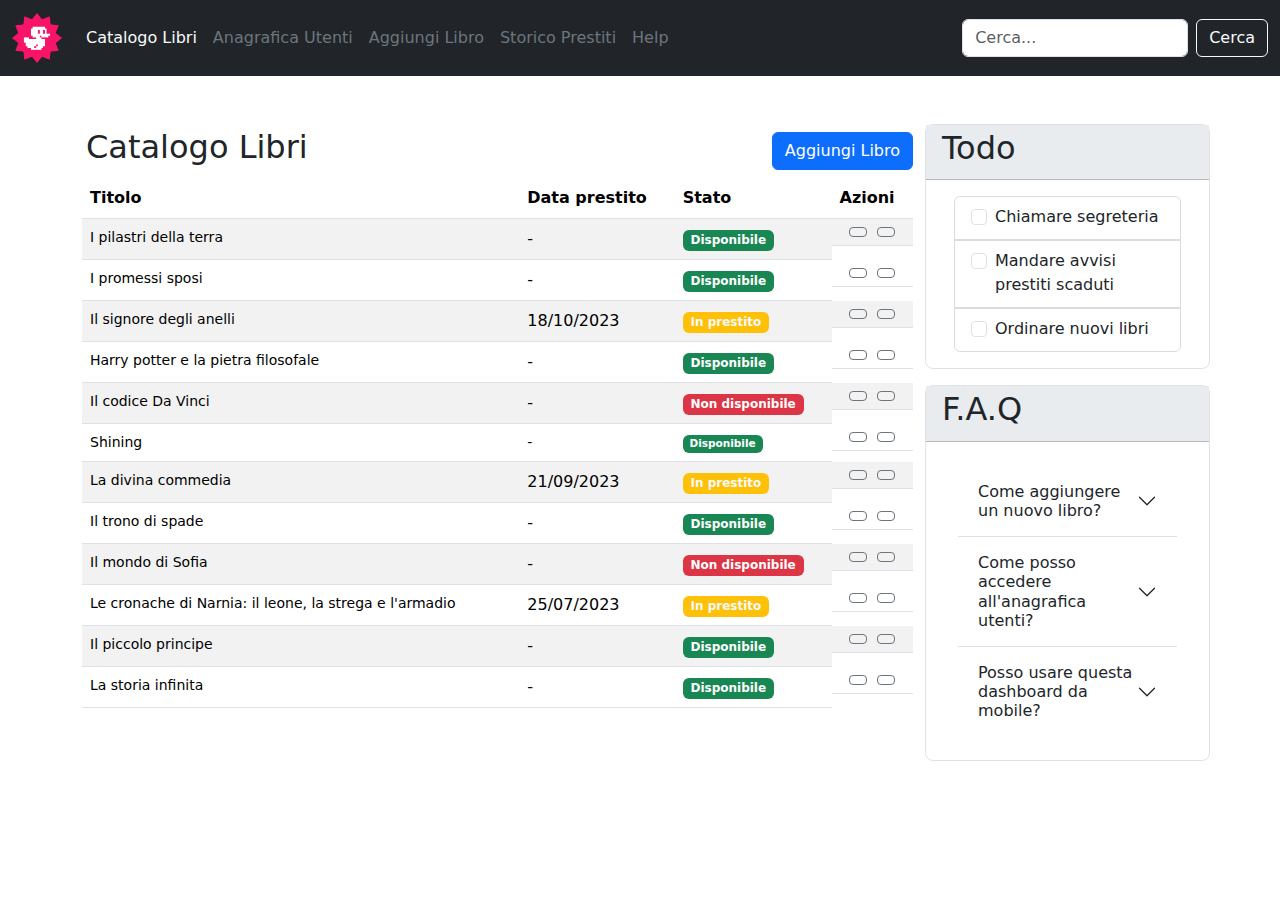
<file: index.html>
<!DOCTYPE html>
<html lang="en">
<head>
    <meta charset="UTF-8">
    <meta name="viewport" content="width=device-width, initial-scale=1.0">
    <link rel="preconnect" href="https://fonts.googleapis.com">
    <link rel="preconnect" href="https://fonts.gstatic.com" crossorigin>
    <link href="https://fonts.googleapis.com/css2?family=Montserrat:ital,wght@0,100..900;1,100..900&family=Roboto:ital,wght@0,100;0,300;0,400;0,500;0,700;0,900;1,100;1,300;1,400;1,500;1,700;1,900&display=swap" rel="stylesheet">
    <link rel="stylesheet" href="https://cdnjs.cloudflare.com/ajax/libs/font-awesome/6.7.1/css/all.min.css" integrity="sha512-5Hs3dF2AEPkpNAR7UiOHba+lRSJNeM2ECkwxUIxC1Q/FLycGTbNapWXB4tP889k5T5Ju8fs4b1P5z/iB4nMfSQ==" crossorigin="anonymous" referrerpolicy="no-referrer">
    <link href="https://cdn.jsdelivr.net/npm/bootstrap@5.3.3/dist/css/bootstrap.min.css" rel="stylesheet" integrity="sha384-QWTKZyjpPEjISv5WaRU9OFeRpok6YctnYmDr5pNlyT2bRjXh0JMhjY6hW+ALEwIH" crossorigin="anonymous">
    <script src="https://cdn.jsdelivr.net/npm/bootstrap@5.3.3/dist/js/bootstrap.bundle.min.js" integrity="sha384-YvpcrYf0tY3lHB60NNkmXc5s9fDVZLESaAA55NDzOxhy9GkcIdslK1eN7N6jIeHz" crossorigin="anonymous"></script>
    <link rel="stylesheet" href="./css/style.css">
    <title>Bootstrap Dashboard</title>
</head>
<body>
    <!-- header with navigation menù -->
    <header>
        <!-- nav menù -->
        <nav class="navbar navbar-expand-lg bg-dark">

            <!-- external container -->
            <div class="container-fluid">

                <!-- logo -->
                <a class="navbar-brand" href="#">
                    <img src="./img/duck.png" alt="...">    
                </a>

                <!-- burgher menù -->
                <button class="navbar-toggler" type="button" data-bs-toggle="collapse" data-bs-target="#navbarScroll" aria-controls="navbarScroll" aria-expanded="false" aria-label="Toggle navigation">
                    <i class="fa-solid fa-bars text-secondary "></i>
                </button>

                <!-- list with connection with burgher menu down to tablet view -->
                <div class="collapse navbar-collapse" id="navbarScroll">

                    <!-- list -->
                    <ul class="navbar-nav me-auto my-2 my-lg-0 navbar-nav-scroll" style="--bs-scroll-height: 100px;">
                    <li class="nav-item">
                        <a class="nav-link active text-light" aria-current="page" href="#">Catalogo Libri</a>
                    </li>
                    <li class="nav-item">
                        <a class="nav-link text-secondary" href="#">Anagrafica Utenti</a>
                    </li>
                    <li class="nav-item">
                        <a class="nav-link text-secondary" href="./pages/add-book.html">Aggiungi Libro</a>
                    </li>
                    <li class="nav-item">
                        <a class="nav-link text-secondary" href="#">Storico Prestiti</a>
                    </li>
                    <li class="nav-item">
                        <a class="nav-link text-secondary" href="#">Help</a>
                    </li>
                    </ul>

                    <!-- search form with button -->
                    <form class="d-flex" role="search">
                    <input class="form-control me-2" type="search" placeholder="Cerca..." aria-label="Search">
                    <button class="btn btn-outline-light" type="submit">Cerca</button>
                    </form>
                </div>
            </div>
        </nav>
    </header>

     <!-- main with add button, list of book, checklist and f.a.q -->
     <main>
        <!-- container esterno -->
        <div class="container my-5">
            <div class="row row-cols-1">
                <!-- 1 colonna -->
                <div class="col col-lg-9">

                    <!-- libreria -->
                    <div class="row">

                        <!-- colonna superiore per aggiunge libri -->
                        <div class="col-12">

                            <!-- row flex -->
                            <div class="row justify-content-between align-items-center">
                                
                                <!-- col left -->
                                <div class="col-auto">
                                    <h2 class="fw-light p-1">Catalogo Libri</h2>
                                </div>

                                <!-- col right -->
                                <div class="col-auto">
                                    <a class="btn btn-primary" href="./pages/add-book.html" role="button">Aggiungi Libro</a>  
                                </div>
                            </div>
                        </div>

                        <!-- colonna inferiore con tabella lista  -->
                        <div class="col-12">

                            <!-- book list -->
                            <table class="table table-striped">

                                <!-- table header -->
                                <thead>
                                    <tr>
                                    <!-- title -->
                                    <th scope="col">Titolo</th>

                                    <!-- lending date -->
                                    <th scope="col" class="d-none d-md-table-cell">Data prestito</th>

                                    <!-- status -->
                                    <th scope="col">Stato</th>

                                    <!-- actions -->
                                    <th scope="col">Azioni</th>
                                    </tr>
                                </thead>

                                <!-- table body -->
                                <tbody>

                                        <!-- book -->
                                    <tr>
                                        <!-- title -->
                                        <td class="book">I pilastri della terra</td>

                                        <!-- lending date -->
                                        <td class="d-none d-md-table-cell">
                                            -
                                        </td>

                                        <!-- Status -->
                                        <td> 
                                            <span class="badge text-bg-success">
                                                Disponibile
                                            </span>
                                        </td>

                                        <!-- actions -->
                                        <td class="d-flex justify-content-evenly">
                                            <a class="btn btn-outline-secondary btn-sm" href="#" role="button">
                                                <i class="fa-solid fa-pencil"></i>
                                            </a>
                                            <a class="btn btn-outline-secondary btn-sm" href="#" role="button">
                                                <i class="fa-solid fa-trash"></i>
                                            </a>
                                        </td>
                                    </tr>
                                        <!-- book -->
                                    <tr>
                                        <!-- title -->
                                        <td class="book">I promessi sposi</td>

                                        <!-- lending date -->
                                        <td class="d-none d-md-table-cell">
                                            -
                                        </td>

                                        <!-- Status -->
                                        <td> 
                                            <span class="badge text-bg-success">
                                                Disponibile
                                            </span>
                                        </td>

                                        <!-- actions -->
                                        <td class="d-flex justify-content-evenly">
                                            <a class="btn btn-outline-secondary btn-sm" href="#" role="button">
                                                <i class="fa-solid fa-pencil"></i>
                                            </a>
                                            <a class="btn btn-outline-secondary btn-sm" href="#" role="button">
                                                <i class="fa-solid fa-trash"></i>
                                            </a>
                                        </td>
                                    </tr>

                                    <!-- book -->
                                    <tr>
                                        <!-- title -->
                                        <td class="book">Il signore degli anelli</td>

                                        <!-- lending date -->
                                        <td class="d-none d-md-table-cell">
                                            18/10/2023
                                        </td>

                                        <!-- Status -->
                                        <td> 
                                            <span class="badge text-bg-warning text-light">
                                                In prestito
                                            </span>
                                        </td>

                                        <!-- actions -->
                                        <td class="d-flex justify-content-evenly">
                                            <a class="btn btn-outline-secondary btn-sm" href="#" role="button">
                                                <i class="fa-solid fa-pencil"></i>
                                            </a>
                                            <a class="btn btn-outline-secondary btn-sm" href="#" role="button">
                                                <i class="fa-solid fa-trash"></i>
                                            </a>
                                        </td>
                                    </tr>

                                    <!-- book -->
                                    <tr>
                                        <!-- title -->
                                        <td class="book">Harry potter e la pietra filosofale</td>

                                        <!-- lending date -->
                                        <td class="d-none d-md-table-cell">
                                            -
                                        </td>

                                        <!-- Status -->
                                        <td> 
                                            <span class="badge text-bg-success">
                                                Disponibile
                                            </span>
                                        </td>

                                        <!-- actions -->
                                        <td class="d-flex justify-content-evenly">
                                            <a class="btn btn-outline-secondary btn-sm" href="#" role="button">
                                                <i class="fa-solid fa-pencil"></i>
                                            </a>
                                            <a class="btn btn-outline-secondary btn-sm" href="#" role="button">
                                                <i class="fa-solid fa-trash"></i>
                                            </a>
                                        </td>
                                    </tr>

                                    <!-- book -->
                                    <tr>
                                        <!-- title -->
                                        <td class="book">Il codice Da Vinci</td>

                                        <!-- lending date -->
                                        <td class="d-none d-md-table-cell">
                                            -
                                        </td>

                                        <!-- Status -->
                                        <td> 
                                            <span class="badge text-bg-danger">
                                                Non disponibile
                                            </span>
                                        </td>

                                        <!-- actions -->
                                        <td class="d-flex justify-content-evenly">
                                            <a class="btn btn-outline-secondary btn-sm" href="#" role="button">
                                                <i class="fa-solid fa-pencil"></i>
                                            </a>
                                            <a class="btn btn-outline-secondary btn-sm" href="#" role="button">
                                                <i class="fa-solid fa-trash"></i>
                                            </a>
                                        </td>
                                    </tr>

                                    <!-- book -->
                                    <tr class="book">
                                        <!-- title -->
                                        <td>Shining</td>

                                        <!-- lending date -->
                                        <td class="d-none d-md-table-cell">
                                            -
                                        </td>

                                        <!-- Status -->
                                        <td> 
                                            <span class="badge text-bg-success">
                                                Disponibile
                                            </span>
                                        </td>

                                        <!-- actions -->
                                        <td class="d-flex justify-content-evenly">
                                            <a class="btn btn-outline-secondary btn-sm" href="#" role="button">
                                                <i class="fa-solid fa-pencil"></i>
                                            </a>
                                            <a class="btn btn-outline-secondary btn-sm" href="#" role="button">
                                                <i class="fa-solid fa-trash"></i>
                                            </a>
                                        </td>
                                    </tr>

                                    <!-- book -->
                                    <tr>
                                        <!-- title -->
                                        <td class="book">La divina commedia</td>

                                        <!-- lending date -->
                                        <td class="d-none d-md-table-cell">
                                            21/09/2023
                                        </td>

                                        <!-- Status -->
                                        <td> 
                                            <span class="badge text-bg-warning text-light">
                                                In prestito
                                            </span>
                                        </td>

                                        <!-- actions -->
                                        <td class="d-flex justify-content-evenly">
                                            <a class="btn btn-outline-secondary btn-sm" href="#" role="button">
                                                <i class="fa-solid fa-pencil"></i>
                                            </a>
                                            <a class="btn btn-outline-secondary btn-sm" href="#" role="button">
                                                <i class="fa-solid fa-trash"></i>
                                            </a>
                                        </td>
                                    </tr>

                                    <!-- book -->
                                    <tr>
                                        <!-- title -->
                                        <td class="book">Il trono di spade</td>

                                        <!-- lending date -->
                                        <td class="d-none d-md-table-cell">
                                            -
                                        </td>

                                        <!-- Status -->
                                        <td> 
                                            <span class="badge text-bg-success">
                                                Disponibile
                                            </span>
                                        </td>

                                        <!-- actions -->
                                        <td class="d-flex justify-content-evenly">
                                            <a class="btn btn-outline-secondary btn-sm" href="#" role="button">
                                                <i class="fa-solid fa-pencil"></i>
                                            </a>
                                            <a class="btn btn-outline-secondary btn-sm" href="#" role="button">
                                                <i class="fa-solid fa-trash"></i>
                                            </a>
                                        </td>
                                    </tr>

                                    <!-- book -->
                                    <tr>
                                        <!-- title -->
                                        <td class="book">Il mondo di Sofia</td>

                                        <!-- lending date -->
                                        <td class="d-none d-md-table-cell">
                                            -
                                        </td>

                                        <!-- Status -->
                                        <td> 
                                            <span class="badge text-bg-danger">
                                                Non disponibile
                                            </span>
                                        </td>

                                        <!-- actions -->
                                        <td class="d-flex justify-content-evenly">
                                            <a class="btn btn-outline-secondary btn-sm" href="#" role="button">
                                                <i class="fa-solid fa-pencil"></i>
                                            </a>
                                            <a class="btn btn-outline-secondary btn-sm" href="#" role="button">
                                                <i class="fa-solid fa-trash"></i>
                                            </a>
                                        </td>
                                    </tr>

                                    <!-- book -->
                                    <tr>
                                        <!-- title -->
                                        <td class="book">Le cronache di Narnia: il leone, la strega e l'armadio</td>

                                        <!-- lending date -->
                                        <td class="d-none d-md-table-cell">
                                            25/07/2023
                                        </td>

                                        <!-- Status -->
                                        <td> 
                                            <span class="badge text-bg-warning text-light">
                                                In prestito
                                            </span>
                                        </td>

                                        <!-- actions -->
                                        <td class="d-flex justify-content-evenly">
                                            <a class="btn btn-outline-secondary btn-sm" href="#" role="button">
                                                <i class="fa-solid fa-pencil"></i>
                                            </a>
                                            <a class="btn btn-outline-secondary btn-sm" href="#" role="button">
                                                <i class="fa-solid fa-trash"></i>
                                            </a>
                                        </td>
                                    </tr>
                                    <!-- book -->
                                    <tr>
                                        <!-- title -->
                                        <td class="book">Il piccolo principe</td>

                                        <!-- lending date -->
                                        <td class="d-none d-md-table-cell">
                                            -
                                        </td>

                                        <!-- Status -->
                                        <td> 
                                            <span class="badge text-bg-success">
                                                Disponibile
                                            </span>
                                        </td>

                                        <!-- actions -->
                                        <td class="d-flex justify-content-evenly">
                                            <a class="btn btn-outline-secondary btn-sm" href="#" role="button">
                                                <i class="fa-solid fa-pencil"></i>
                                            </a>
                                            <a class="btn btn-outline-secondary btn-sm" href="#" role="button">
                                                <i class="fa-solid fa-trash"></i>
                                            </a>
                                        </td>
                                    </tr>

                                    <!-- book -->
                                    <tr>
                                        <!-- title -->
                                        <td class="book">La storia infinita</td>

                                        <!-- lending date -->
                                        <td class="d-none d-md-table-cell">
                                            -
                                        </td>

                                        <!-- Status -->
                                        <td> 
                                            <span class="badge text-bg-success">
                                                Disponibile
                                            </span>
                                        </td>

                                        <!-- actions -->
                                        <td class="d-flex justify-content-evenly">
                                            <a class="btn btn-outline-secondary btn-sm" href="#" role="button">
                                                <i class="fa-solid fa-pencil"></i>
                                            </a>
                                            <a class="btn btn-outline-secondary btn-sm" href="#" role="button">
                                                <i class="fa-solid fa-trash"></i>
                                            </a>
                                        </td>
                                    </tr>                                
                                </tbody>

                            </table>
                        
                        </div>
                    </div>
                </div>

                <!-- 2 colonna -->
                <div class="col col-lg-3">

                    <!-- utility -->
                    <div class="row">

                        <!-- TODOLIST-->
                        <div class="col-12 border rounded-3 mb-3 ">

                            <!-- row della todolist -->
                            <div class="row">

                                <!-- col title -->
                                <div class="col-12 bg-body-secondary  border-bottom border-dark border-opacity-25">
                                    <h2 class="fw-light p-1">Todo</h2>
                                </div>

                                <!-- col checklist -->
                                <div class="col-12">

                                    <!-- row all item -->
                                    <div class="row m-3">

                                        <!-- 1st item -->
                                        <div class="col-12 border border-secondary border-opacity-25 rounded-top px-3 py-2">
                                            <div class="form-check">
                                                <input class="form-check-input" type="checkbox" value="" id="flexCheckDefault">
                                                <label class="form-check-label" for="flexCheckDefault">
                                                    Chiamare segreteria
                                                </label>
                                            </div>
                                        </div>

                                        <!-- 2nd item -->
                                        <div class="col-12 border border-secondary border-opacity-25 px-3 py-2">
                                            <div class="form-check">
                                                <input class="form-check-input" type="checkbox" value="" id="flexCheckDefault">
                                                <label class="form-check-label" for="flexCheckDefault">
                                                Mandare avvisi prestiti scaduti
                                                </label>
                                            </div>
                                        </div>

                                        <!-- 3rd item -->
                                        <div class="col-12 border border-secondary border-opacity-25 rounded-bottom px-3 py-2">
                                            <div class="form-check">
                                                <input class="form-check-input" type="checkbox" value="" id="flexCheckDefault">
                                                <label class="form-check-label" for="flexCheckDefault">
                                                    Ordinare nuovi libri
                                                </label>
                                            </div>
                                        </div>
                                    </div>  
                                </div>
                            </div>     
                        </div>

                        <!-- F.A.Q -->
                        <div class="col-12 border rounded-3 mb-3 ">

                            <!-- row della F.A.Q -->
                            <div class="row">

                                <!-- col title -->
                                <div class="col-12 bg-body-secondary  border-bottom border-dark border-opacity-25">
                                    <h2 class="fw-light p-1">F.A.Q</h2>
                                </div>

                                <!-- col checklist -->
                                <div class="col-12">

                                    <!-- row all item -->
                                    <div class="row m-3">

                                        <!-- 1st item -->
                                        <div class="col-12 px-1 py-2">
                                            <div class="accordion accordion-flush" id="accordionFlushExample">
                                                <div class="accordion-item">
                                                <h2 class="accordion-header">
                                                    <button class="accordion-button collapsed" type="button" data-bs-toggle="collapse" data-bs-target="#flush-collapseOne" aria-expanded="false" aria-controls="flush-collapseOne">
                                                    Come aggiungere un nuovo libro?
                                                    </button>
                                                </h2>
                                                <div id="flush-collapseOne" class="accordion-collapse collapse" data-bs-parent="#accordionFlushExample">
                                                    <div class="accordion-body">Placeholder content for this accordion, which is intended to demonstrate the <code>.accordion-flush</code> class. This is the first item's accordion body.</div>
                                                </div>
                                                </div>
                                                <div class="accordion-item">
                                                <h2 class="accordion-header">
                                                    <button class="accordion-button collapsed" type="button" data-bs-toggle="collapse" data-bs-target="#flush-collapseTwo" aria-expanded="false" aria-controls="flush-collapseTwo">
                                                    Come posso accedere all'anagrafica utenti?
                                                    </button>
                                                </h2>
                                                <div id="flush-collapseTwo" class="accordion-collapse collapse" data-bs-parent="#accordionFlushExample">
                                                    <div class="accordion-body">Placeholder content for this accordion, which is intended to demonstrate the <code>.accordion-flush</code> class. This is the second item's accordion body. Let's imagine this being filled with some actual content.</div>
                                                </div>
                                                </div>
                                                <div class="accordion-item">
                                                <h2 class="accordion-header">
                                                    <button class="accordion-button collapsed" type="button" data-bs-toggle="collapse" data-bs-target="#flush-collapseThree" aria-expanded="false" aria-controls="flush-collapseThree">
                                                    Posso usare questa dashboard da mobile?
                                                    </button>
                                                </h2>
                                                <div id="flush-collapseThree" class="accordion-collapse collapse" data-bs-parent="#accordionFlushExample">
                                                    <div class="accordion-body">Placeholder content for this accordion, which is intended to demonstrate the <code>.accordion-flush</code> class. This is the third item's accordion body. Nothing more exciting happening here in terms of content, but just filling up the space to make it look, at least at first glance, a bit more representative of how this would look in a real-world application.</div>
                                                </div>
                                                </div>
                                            </div>
                                        </div>
                                    </div>  
                                </div>
                            </div>     
                        </div>
                    </div>
                </div>
            </div>
        </div>
     </main>

     <!-- footer empty with bg-black -->
     <footer>

     </footer>
</body>
</html>
</file>
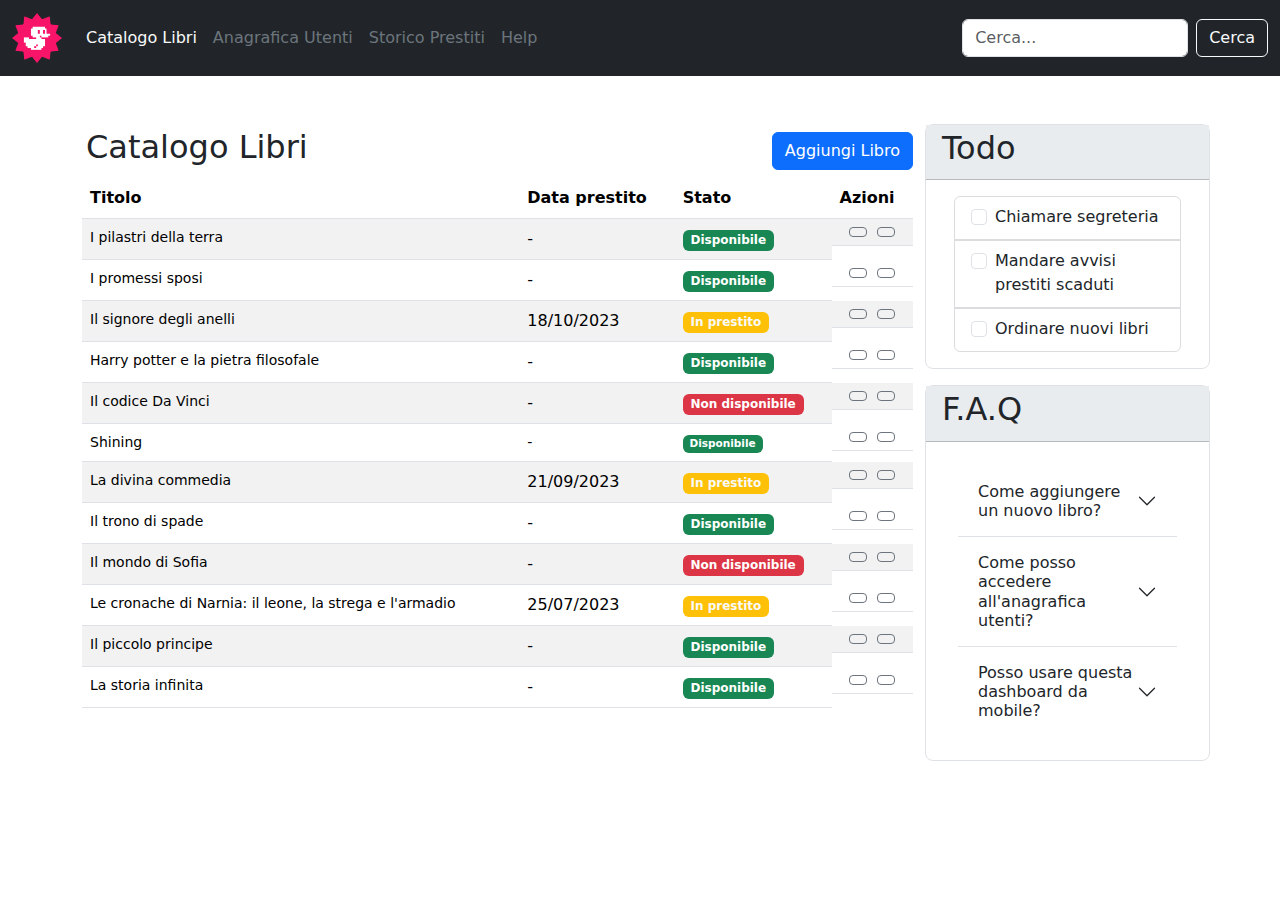
<file: pages/index.html>
<!DOCTYPE html>
<html lang="en">
<head>
    <meta charset="UTF-8">
    <meta name="viewport" content="width=device-width, initial-scale=1.0">
    <link rel="preconnect" href="https://fonts.googleapis.com">
    <link rel="preconnect" href="https://fonts.gstatic.com" crossorigin>
    <link href="https://fonts.googleapis.com/css2?family=Montserrat:ital,wght@0,100..900;1,100..900&family=Roboto:ital,wght@0,100;0,300;0,400;0,500;0,700;0,900;1,100;1,300;1,400;1,500;1,700;1,900&display=swap" rel="stylesheet">
    <link rel="stylesheet" href="https://cdnjs.cloudflare.com/ajax/libs/font-awesome/6.7.1/css/all.min.css" integrity="sha512-5Hs3dF2AEPkpNAR7UiOHba+lRSJNeM2ECkwxUIxC1Q/FLycGTbNapWXB4tP889k5T5Ju8fs4b1P5z/iB4nMfSQ==" crossorigin="anonymous" referrerpolicy="no-referrer">
    <link href="https://cdn.jsdelivr.net/npm/bootstrap@5.3.3/dist/css/bootstrap.min.css" rel="stylesheet" integrity="sha384-QWTKZyjpPEjISv5WaRU9OFeRpok6YctnYmDr5pNlyT2bRjXh0JMhjY6hW+ALEwIH" crossorigin="anonymous">
    <script src="https://cdn.jsdelivr.net/npm/bootstrap@5.3.3/dist/js/bootstrap.bundle.min.js" integrity="sha384-YvpcrYf0tY3lHB60NNkmXc5s9fDVZLESaAA55NDzOxhy9GkcIdslK1eN7N6jIeHz" crossorigin="anonymous"></script>
    <link rel="stylesheet" href="../css/style.css">
    <title>Bootstrap Dashboard</title>
</head>
<body>
    <!-- header with navigation menù -->
    <header>
        <!-- nav menù -->
        <nav class="navbar navbar-expand-lg bg-dark">

            <!-- external container -->
            <div class="container-fluid">

                <!-- logo -->
                <a class="navbar-brand" href="#">
                    <img src="../img/duck.png" alt="...">    
                </a>

                <!-- burgher menù -->
                <button class="navbar-toggler" type="button" data-bs-toggle="collapse" data-bs-target="#navbarScroll" aria-controls="navbarScroll" aria-expanded="false" aria-label="Toggle navigation">
                    <i class="fa-solid fa-bars text-secondary "></i>
                </button>

                <!-- list with connection with burgher menu down to tablet view -->
                <div class="collapse navbar-collapse" id="navbarScroll">

                    <!-- list -->
                    <ul class="navbar-nav me-auto my-2 my-lg-0 navbar-nav-scroll" style="--bs-scroll-height: 100px;">
                    <li class="nav-item">
                        <a class="nav-link active text-light" aria-current="page" href="#">Catalogo Libri</a>
                    </li>
                    <li class="nav-item">
                        <a class="nav-link text-secondary" href="#">Anagrafica Utenti</a>
                    </li>
                    <li class="nav-item">
                        <a class="nav-link text-secondary" href="#">Storico Prestiti</a>
                    </li>
                    <li class="nav-item">
                        <a class="nav-link text-secondary" href="#">Help</a>
                    </li>
                    </ul>

                    <!-- search form with button -->
                    <form class="d-flex" role="search">
                    <input class="form-control me-2" type="search" placeholder="Cerca..." aria-label="Search">
                    <button class="btn btn-outline-light" type="submit">Cerca</button>
                    </form>
                </div>
            </div>
        </nav>
    </header>

     <!-- main with add button, list of book, checklist and f.a.q -->
     <main>
        <!-- container esterno -->
        <div class="container my-5">
            <div class="row row-cols-1">
                <!-- 1 colonna -->
                <div class="col col-lg-9">

                    <!-- libreria -->
                    <div class="row">

                        <!-- colonna superiore per aggiunge libri -->
                        <div class="col-12">

                            <!-- row flex -->
                            <div class="row justify-content-between align-items-center">
                                
                                <!-- col left -->
                                <div class="col-auto">
                                    <h2 class="fw-light p-1">Catalogo Libri</h2>
                                </div>

                                <!-- col right -->
                                <div class="col-auto">
                                    <a class="btn btn-primary" href="./add-book.html" role="button">Aggiungi Libro</a>  
                                </div>
                            </div>
                        </div>

                        <!-- colonna inferiore con tabella lista  -->
                        <div class="col-12">

                            <!-- book list -->
                            <table class="table table-striped">

                                <!-- table header -->
                                <thead>
                                    <tr>
                                    <!-- title -->
                                    <th scope="col">Titolo</th>

                                    <!-- lending date -->
                                    <th scope="col" class="d-none d-md-table-cell">Data prestito</th>

                                    <!-- status -->
                                    <th scope="col">Stato</th>

                                    <!-- actions -->
                                    <th scope="col">Azioni</th>
                                    </tr>
                                </thead>

                                <!-- table body -->
                                <tbody>

                                        <!-- book -->
                                    <tr>
                                        <!-- title -->
                                        <td class="book">I pilastri della terra</td>

                                        <!-- lending date -->
                                        <td class="d-none d-md-table-cell">
                                            -
                                        </td>

                                        <!-- Status -->
                                        <td> 
                                            <span class="badge text-bg-success">
                                                Disponibile
                                            </span>
                                        </td>

                                        <!-- actions -->
                                        <td class="d-flex justify-content-evenly">
                                            <a class="btn btn-outline-secondary btn-sm" href="#" role="button">
                                                <i class="fa-solid fa-pencil"></i>
                                            </a>
                                            <a class="btn btn-outline-secondary btn-sm" href="#" role="button">
                                                <i class="fa-solid fa-trash"></i>
                                            </a>
                                        </td>
                                    </tr>
                                        <!-- book -->
                                    <tr>
                                        <!-- title -->
                                        <td class="book">I promessi sposi</td>

                                        <!-- lending date -->
                                        <td class="d-none d-md-table-cell">
                                            -
                                        </td>

                                        <!-- Status -->
                                        <td> 
                                            <span class="badge text-bg-success">
                                                Disponibile
                                            </span>
                                        </td>

                                        <!-- actions -->
                                        <td class="d-flex justify-content-evenly">
                                            <a class="btn btn-outline-secondary btn-sm" href="#" role="button">
                                                <i class="fa-solid fa-pencil"></i>
                                            </a>
                                            <a class="btn btn-outline-secondary btn-sm" href="#" role="button">
                                                <i class="fa-solid fa-trash"></i>
                                            </a>
                                        </td>
                                    </tr>

                                    <!-- book -->
                                    <tr>
                                        <!-- title -->
                                        <td class="book">Il signore degli anelli</td>

                                        <!-- lending date -->
                                        <td class="d-none d-md-table-cell">
                                            18/10/2023
                                        </td>

                                        <!-- Status -->
                                        <td> 
                                            <span class="badge text-bg-warning text-light">
                                                In prestito
                                            </span>
                                        </td>

                                        <!-- actions -->
                                        <td class="d-flex justify-content-evenly">
                                            <a class="btn btn-outline-secondary btn-sm" href="#" role="button">
                                                <i class="fa-solid fa-pencil"></i>
                                            </a>
                                            <a class="btn btn-outline-secondary btn-sm" href="#" role="button">
                                                <i class="fa-solid fa-trash"></i>
                                            </a>
                                        </td>
                                    </tr>

                                    <!-- book -->
                                    <tr>
                                        <!-- title -->
                                        <td class="book">Harry potter e la pietra filosofale</td>

                                        <!-- lending date -->
                                        <td class="d-none d-md-table-cell">
                                            -
                                        </td>

                                        <!-- Status -->
                                        <td> 
                                            <span class="badge text-bg-success">
                                                Disponibile
                                            </span>
                                        </td>

                                        <!-- actions -->
                                        <td class="d-flex justify-content-evenly">
                                            <a class="btn btn-outline-secondary btn-sm" href="#" role="button">
                                                <i class="fa-solid fa-pencil"></i>
                                            </a>
                                            <a class="btn btn-outline-secondary btn-sm" href="#" role="button">
                                                <i class="fa-solid fa-trash"></i>
                                            </a>
                                        </td>
                                    </tr>

                                    <!-- book -->
                                    <tr>
                                        <!-- title -->
                                        <td class="book">Il codice Da Vinci</td>

                                        <!-- lending date -->
                                        <td class="d-none d-md-table-cell">
                                            -
                                        </td>

                                        <!-- Status -->
                                        <td> 
                                            <span class="badge text-bg-danger">
                                                Non disponibile
                                            </span>
                                        </td>

                                        <!-- actions -->
                                        <td class="d-flex justify-content-evenly">
                                            <a class="btn btn-outline-secondary btn-sm" href="#" role="button">
                                                <i class="fa-solid fa-pencil"></i>
                                            </a>
                                            <a class="btn btn-outline-secondary btn-sm" href="#" role="button">
                                                <i class="fa-solid fa-trash"></i>
                                            </a>
                                        </td>
                                    </tr>

                                    <!-- book -->
                                    <tr class="book">
                                        <!-- title -->
                                        <td>Shining</td>

                                        <!-- lending date -->
                                        <td class="d-none d-md-table-cell">
                                            -
                                        </td>

                                        <!-- Status -->
                                        <td> 
                                            <span class="badge text-bg-success">
                                                Disponibile
                                            </span>
                                        </td>

                                        <!-- actions -->
                                        <td class="d-flex justify-content-evenly">
                                            <a class="btn btn-outline-secondary btn-sm" href="#" role="button">
                                                <i class="fa-solid fa-pencil"></i>
                                            </a>
                                            <a class="btn btn-outline-secondary btn-sm" href="#" role="button">
                                                <i class="fa-solid fa-trash"></i>
                                            </a>
                                        </td>
                                    </tr>

                                    <!-- book -->
                                    <tr>
                                        <!-- title -->
                                        <td class="book">La divina commedia</td>

                                        <!-- lending date -->
                                        <td class="d-none d-md-table-cell">
                                            21/09/2023
                                        </td>

                                        <!-- Status -->
                                        <td> 
                                            <span class="badge text-bg-warning text-light">
                                                In prestito
                                            </span>
                                        </td>

                                        <!-- actions -->
                                        <td class="d-flex justify-content-evenly">
                                            <a class="btn btn-outline-secondary btn-sm" href="#" role="button">
                                                <i class="fa-solid fa-pencil"></i>
                                            </a>
                                            <a class="btn btn-outline-secondary btn-sm" href="#" role="button">
                                                <i class="fa-solid fa-trash"></i>
                                            </a>
                                        </td>
                                    </tr>

                                    <!-- book -->
                                    <tr>
                                        <!-- title -->
                                        <td class="book">Il trono di spade</td>

                                        <!-- lending date -->
                                        <td class="d-none d-md-table-cell">
                                            -
                                        </td>

                                        <!-- Status -->
                                        <td> 
                                            <span class="badge text-bg-success">
                                                Disponibile
                                            </span>
                                        </td>

                                        <!-- actions -->
                                        <td class="d-flex justify-content-evenly">
                                            <a class="btn btn-outline-secondary btn-sm" href="#" role="button">
                                                <i class="fa-solid fa-pencil"></i>
                                            </a>
                                            <a class="btn btn-outline-secondary btn-sm" href="#" role="button">
                                                <i class="fa-solid fa-trash"></i>
                                            </a>
                                        </td>
                                    </tr>

                                    <!-- book -->
                                    <tr>
                                        <!-- title -->
                                        <td class="book">Il mondo di Sofia</td>

                                        <!-- lending date -->
                                        <td class="d-none d-md-table-cell">
                                            -
                                        </td>

                                        <!-- Status -->
                                        <td> 
                                            <span class="badge text-bg-danger">
                                                Non disponibile
                                            </span>
                                        </td>

                                        <!-- actions -->
                                        <td class="d-flex justify-content-evenly">
                                            <a class="btn btn-outline-secondary btn-sm" href="#" role="button">
                                                <i class="fa-solid fa-pencil"></i>
                                            </a>
                                            <a class="btn btn-outline-secondary btn-sm" href="#" role="button">
                                                <i class="fa-solid fa-trash"></i>
                                            </a>
                                        </td>
                                    </tr>

                                    <!-- book -->
                                    <tr>
                                        <!-- title -->
                                        <td class="book">Le cronache di Narnia: il leone, la strega e l'armadio</td>

                                        <!-- lending date -->
                                        <td class="d-none d-md-table-cell">
                                            25/07/2023
                                        </td>

                                        <!-- Status -->
                                        <td> 
                                            <span class="badge text-bg-warning text-light">
                                                In prestito
                                            </span>
                                        </td>

                                        <!-- actions -->
                                        <td class="d-flex justify-content-evenly">
                                            <a class="btn btn-outline-secondary btn-sm" href="#" role="button">
                                                <i class="fa-solid fa-pencil"></i>
                                            </a>
                                            <a class="btn btn-outline-secondary btn-sm" href="#" role="button">
                                                <i class="fa-solid fa-trash"></i>
                                            </a>
                                        </td>
                                    </tr>
                                    <!-- book -->
                                    <tr>
                                        <!-- title -->
                                        <td class="book">Il piccolo principe</td>

                                        <!-- lending date -->
                                        <td class="d-none d-md-table-cell">
                                            -
                                        </td>

                                        <!-- Status -->
                                        <td> 
                                            <span class="badge text-bg-success">
                                                Disponibile
                                            </span>
                                        </td>

                                        <!-- actions -->
                                        <td class="d-flex justify-content-evenly">
                                            <a class="btn btn-outline-secondary btn-sm" href="#" role="button">
                                                <i class="fa-solid fa-pencil"></i>
                                            </a>
                                            <a class="btn btn-outline-secondary btn-sm" href="#" role="button">
                                                <i class="fa-solid fa-trash"></i>
                                            </a>
                                        </td>
                                    </tr>

                                    <!-- book -->
                                    <tr>
                                        <!-- title -->
                                        <td class="book">La storia infinita</td>

                                        <!-- lending date -->
                                        <td class="d-none d-md-table-cell">
                                            -
                                        </td>

                                        <!-- Status -->
                                        <td> 
                                            <span class="badge text-bg-success">
                                                Disponibile
                                            </span>
                                        </td>

                                        <!-- actions -->
                                        <td class="d-flex justify-content-evenly">
                                            <a class="btn btn-outline-secondary btn-sm" href="#" role="button">
                                                <i class="fa-solid fa-pencil"></i>
                                            </a>
                                            <a class="btn btn-outline-secondary btn-sm" href="#" role="button">
                                                <i class="fa-solid fa-trash"></i>
                                            </a>
                                        </td>
                                    </tr>                                
                                </tbody>

                            </table>
                        
                        </div>
                    </div>
                </div>

                <!-- 2 colonna -->
                <div class="col col-lg-3">

                    <!-- utility -->
                    <div class="row">

                        <!-- TODOLIST-->
                        <div class="col-12 border rounded-3 mb-3 ">

                            <!-- row della todolist -->
                            <div class="row">

                                <!-- col title -->
                                <div class="col-12 bg-body-secondary  border-bottom border-dark border-opacity-25">
                                    <h2 class="fw-light p-1">Todo</h2>
                                </div>

                                <!-- col checklist -->
                                <div class="col-12">

                                    <!-- row all item -->
                                    <div class="row m-3">

                                        <!-- 1st item -->
                                        <div class="col-12 border border-secondary border-opacity-25 rounded-top px-3 py-2">
                                            <div class="form-check">
                                                <input class="form-check-input" type="checkbox" value="" id="flexCheckDefault">
                                                <label class="form-check-label" for="flexCheckDefault">
                                                    Chiamare segreteria
                                                </label>
                                            </div>
                                        </div>

                                        <!-- 2nd item -->
                                        <div class="col-12 border border-secondary border-opacity-25 px-3 py-2">
                                            <div class="form-check">
                                                <input class="form-check-input" type="checkbox" value="" id="flexCheckDefault">
                                                <label class="form-check-label" for="flexCheckDefault">
                                                Mandare avvisi prestiti scaduti
                                                </label>
                                            </div>
                                        </div>

                                        <!-- 3rd item -->
                                        <div class="col-12 border border-secondary border-opacity-25 rounded-bottom px-3 py-2">
                                            <div class="form-check">
                                                <input class="form-check-input" type="checkbox" value="" id="flexCheckDefault">
                                                <label class="form-check-label" for="flexCheckDefault">
                                                    Ordinare nuovi libri
                                                </label>
                                            </div>
                                        </div>
                                    </div>  
                                </div>
                            </div>     
                        </div>

                        <!-- F.A.Q -->
                        <div class="col-12 border rounded-3 mb-3 ">

                            <!-- row della F.A.Q -->
                            <div class="row">

                                <!-- col title -->
                                <div class="col-12 bg-body-secondary  border-bottom border-dark border-opacity-25">
                                    <h2 class="fw-light p-1">F.A.Q</h2>
                                </div>

                                <!-- col checklist -->
                                <div class="col-12">

                                    <!-- row all item -->
                                    <div class="row m-3">

                                        <!-- 1st item -->
                                        <div class="col-12 px-1 py-2">
                                            <div class="accordion accordion-flush" id="accordionFlushExample">
                                                <div class="accordion-item">
                                                <h2 class="accordion-header">
                                                    <button class="accordion-button collapsed" type="button" data-bs-toggle="collapse" data-bs-target="#flush-collapseOne" aria-expanded="false" aria-controls="flush-collapseOne">
                                                    Come aggiungere un nuovo libro?
                                                    </button>
                                                </h2>
                                                <div id="flush-collapseOne" class="accordion-collapse collapse" data-bs-parent="#accordionFlushExample">
                                                    <div class="accordion-body">Placeholder content for this accordion, which is intended to demonstrate the <code>.accordion-flush</code> class. This is the first item's accordion body.</div>
                                                </div>
                                                </div>
                                                <div class="accordion-item">
                                                <h2 class="accordion-header">
                                                    <button class="accordion-button collapsed" type="button" data-bs-toggle="collapse" data-bs-target="#flush-collapseTwo" aria-expanded="false" aria-controls="flush-collapseTwo">
                                                    Come posso accedere all'anagrafica utenti?
                                                    </button>
                                                </h2>
                                                <div id="flush-collapseTwo" class="accordion-collapse collapse" data-bs-parent="#accordionFlushExample">
                                                    <div class="accordion-body">Placeholder content for this accordion, which is intended to demonstrate the <code>.accordion-flush</code> class. This is the second item's accordion body. Let's imagine this being filled with some actual content.</div>
                                                </div>
                                                </div>
                                                <div class="accordion-item">
                                                <h2 class="accordion-header">
                                                    <button class="accordion-button collapsed" type="button" data-bs-toggle="collapse" data-bs-target="#flush-collapseThree" aria-expanded="false" aria-controls="flush-collapseThree">
                                                    Posso usare questa dashboard da mobile?
                                                    </button>
                                                </h2>
                                                <div id="flush-collapseThree" class="accordion-collapse collapse" data-bs-parent="#accordionFlushExample">
                                                    <div class="accordion-body">Placeholder content for this accordion, which is intended to demonstrate the <code>.accordion-flush</code> class. This is the third item's accordion body. Nothing more exciting happening here in terms of content, but just filling up the space to make it look, at least at first glance, a bit more representative of how this would look in a real-world application.</div>
                                                </div>
                                                </div>
                                            </div>
                                        </div>
                                    </div>  
                                </div>
                            </div>     
                        </div>
                    </div>
                </div>
            </div>
        </div>
     </main>

     <!-- footer empty with bg-black -->
     <footer>

     </footer>
</body>
</html>
</file>
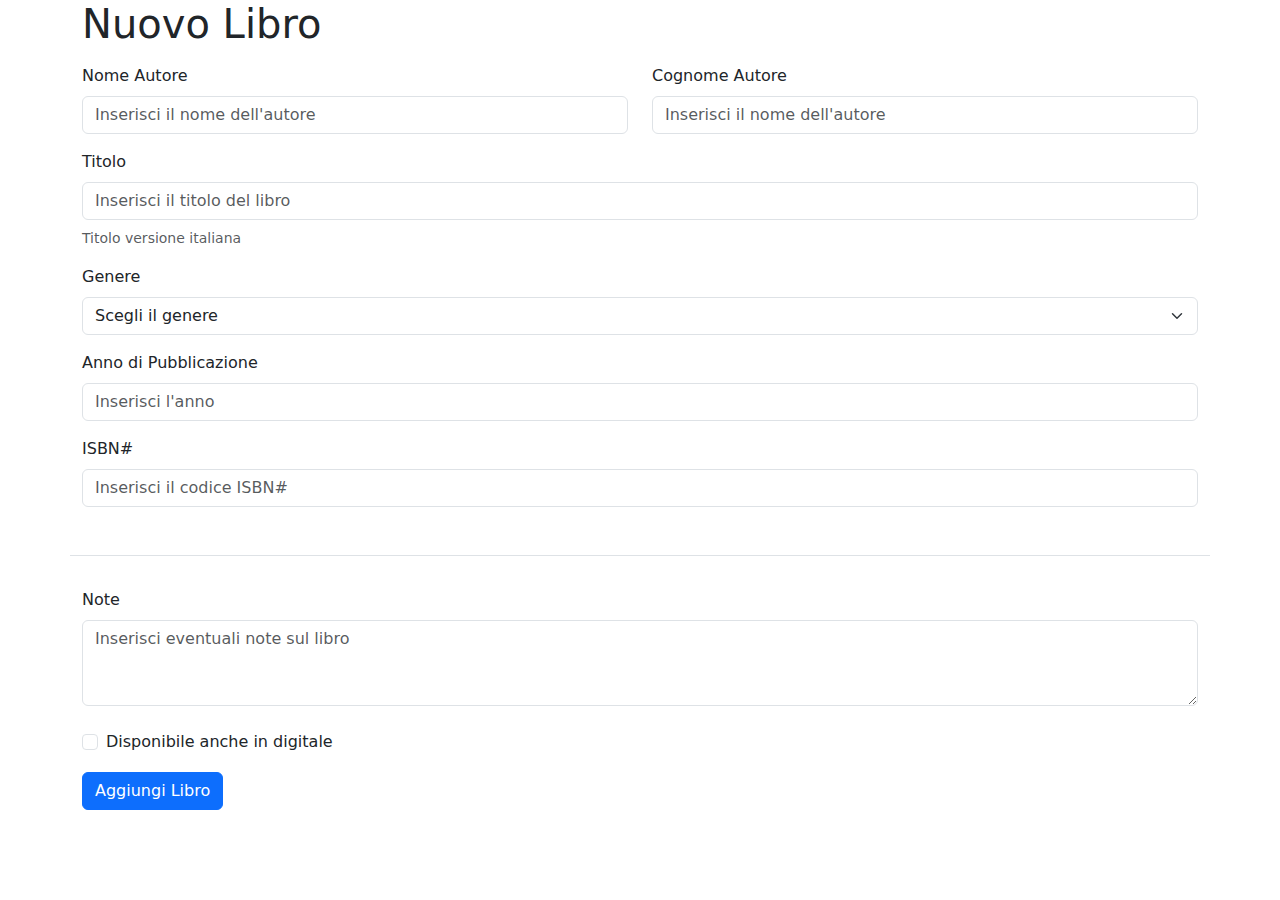
<file: test.html>
<!DOCTYPE html>
<html lang="en">
<head>
    <meta charset="UTF-8">
    <meta name="viewport" content="width=device-width, initial-scale=1.0">
    <link rel="preconnect" href="https://fonts.googleapis.com">
    <link rel="preconnect" href="https://fonts.gstatic.com" crossorigin>
    <link href="https://fonts.googleapis.com/css2?family=Montserrat:ital,wght@0,100..900;1,100..900&family=Roboto:ital,wght@0,100;0,300;0,400;0,500;0,700;0,900;1,100;1,300;1,400;1,500;1,700;1,900&display=swap" rel="stylesheet">
    <link rel="stylesheet" href="https://cdnjs.cloudflare.com/ajax/libs/font-awesome/6.7.1/css/all.min.css" integrity="sha512-5Hs3dF2AEPkpNAR7UiOHba+lRSJNeM2ECkwxUIxC1Q/FLycGTbNapWXB4tP889k5T5Ju8fs4b1P5z/iB4nMfSQ==" crossorigin="anonymous" referrerpolicy="no-referrer" />
    <link href="https://cdn.jsdelivr.net/npm/bootstrap@5.3.3/dist/css/bootstrap.min.css" rel="stylesheet" integrity="sha384-QWTKZyjpPEjISv5WaRU9OFeRpok6YctnYmDr5pNlyT2bRjXh0JMhjY6hW+ALEwIH" crossorigin="anonymous">
    <script src="https://cdn.jsdelivr.net/npm/bootstrap@5.3.3/dist/js/bootstrap.bundle.min.js" integrity="sha384-YvpcrYf0tY3lHB60NNkmXc5s9fDVZLESaAA55NDzOxhy9GkcIdslK1eN7N6jIeHz" crossorigin="anonymous"></script>
    <link rel="stylesheet" href="./css/style.css">
    <title>Test for Bootstrap Dashboard</title>
</head>
<body>

    <!-- Container esterno -->
    <div class="container">
        <div class="row row-cols-1">
            <div class="col">

                <!-- Titolo del libro -->
                <h1>Nuovo Libro</h1>

                <!-- Form completo -->
                <form action="">
                    <div class="row pb-5 border-bottom">
                        <!-- Nome dell'autore -->
                        <div class="col-6 mt-2">
                            <label for="exampleFormControlInput1" class="form-label">Nome Autore</label>
                            <input type="text" class="form-control" placeholder="Inserisci il nome dell'autore" aria-label="First name">
                        </div>

                        <!-- Cognome dell'autore -->
                        <div class="col-6 mt-2">
                            <label for="exampleFormControlInput1" class="form-label">Cognome Autore</label>
                            <input type="text" class="form-control" placeholder="Inserisci il nome dell'autore" aria-label="Last name">
                        </div>  

                        <!-- Titolo del libro -->
                        <div class="col-12 mt-3">
                            <label for="exampleFormControlInput1" class="form-label">Titolo</label>
                            <input type="text" class="form-control" placeholder="Inserisci il titolo del libro" aria-label="Book title">
                            <div class="form-text pt-1" id="basic-addon4">Titolo versione italiana</div>
                        </div>  

                        <!-- Genere del libro -->
                        <div class="col-12 mt-3">
                            <label for="exampleFormControlInput1" class="form-label">Genere</label>
                            <select class="form-select" aria-label="Scegli il genere">
                                <option selected>Scegli il genere</option>
                                <option value="1">Romantico</option>
                                <option value="2">Drammatico</option>
                                <option value="3">Thriller</option>
                                <option value="3">horror</option>
                            </select>
                        </div>  

                        <!-- Anno di pubblicazione -->
                        <div class="col-12 mt-3">
                            <label for="exampleFormControlInput1" class="form-label">Anno di Pubblicazione</label>
                            <input type="text" class="form-control" placeholder="Inserisci l'anno" aria-label="Publication year">
                        </div>  

                        <!-- codice ISBN -->
                        <div class="col-12 mt-3">
                            <label for="exampleFormControlInput1" class="form-label">ISBN#</label>
                            <input type="text" class="form-control" placeholder="Inserisci il codice ISBN#" aria-label="ISBN#">
                        </div>  
                      </div>

                    <div class="row pt-4">

                        <!-- Note -->
                        <div class="col mt-2">
                            <label for="exampleFormControlTextarea1" class="form-label">Note</label>
                            <textarea class="form-control" id="exampleFormControlTextarea1" placeholder="Inserisci eventuali note sul libro"rows="3"></textarea>
                        </div>
                        
                        <!-- e-book available -->
                        <div class="col-12 mt-4">
                            <div class="form-check">
                                <input class="form-check-input" type="checkbox" id="gridCheck">
                                <label class="form-check-label" for="gridCheck">
                                 Disponibile anche in digitale
                                </label>
                            </div>
                        </div>

                        <!-- Add Form Button -->
                        <div class="col-12 mt-3">
                            <button type="submit" class="btn btn-primary">Aggiungi Libro</button>
                        </div>
                    </div>
                </form>
            </div>
        </div>
    </div>
</body>
</html>
</file>
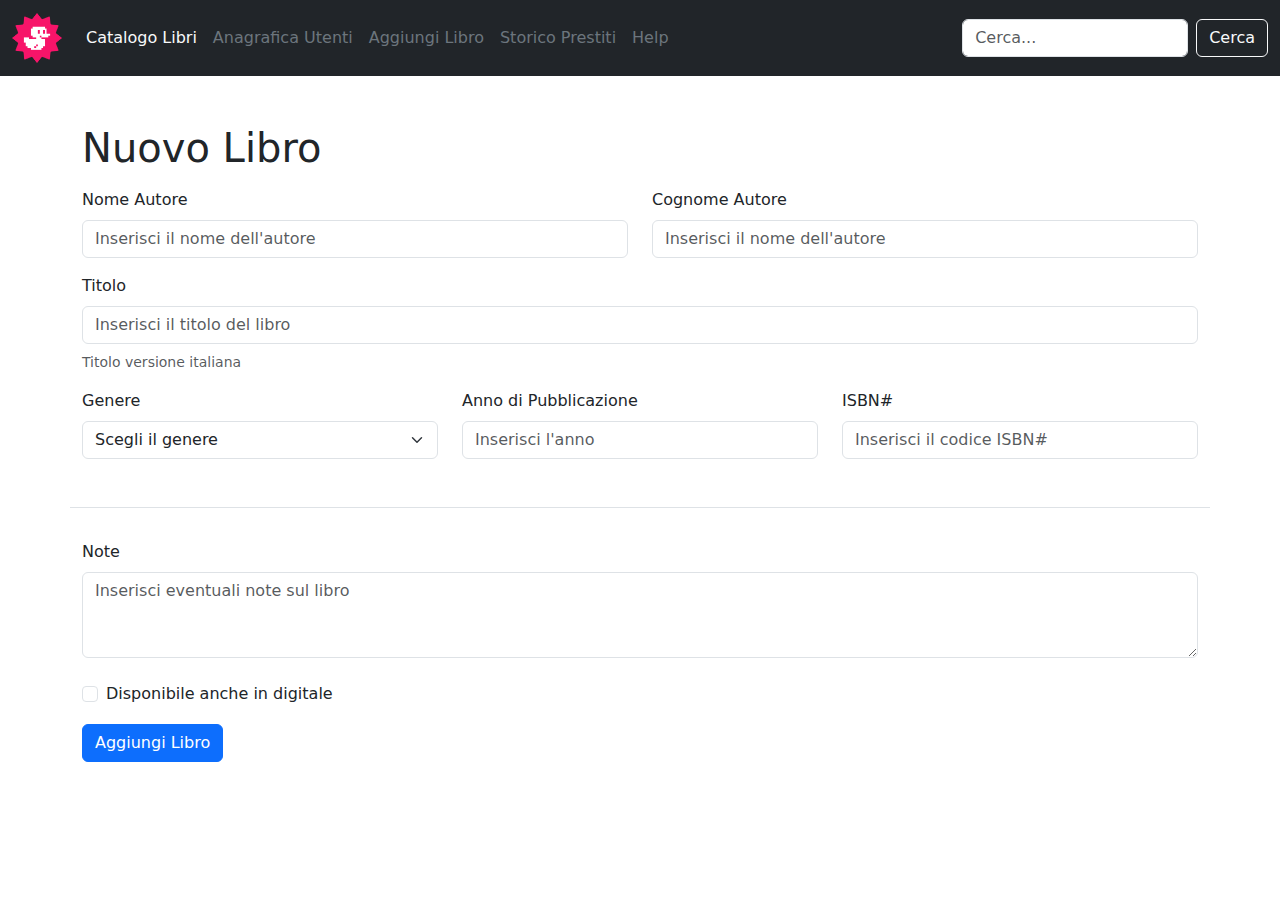
<file: pages/add-book.html>
<!DOCTYPE html>
<html lang="en">
<head>
    <meta charset="UTF-8">
    <meta name="viewport" content="width=device-width, initial-scale=1.0">
    <link rel="preconnect" href="https://fonts.googleapis.com">
    <link rel="preconnect" href="https://fonts.gstatic.com" crossorigin>
    <link href="https://fonts.googleapis.com/css2?family=Montserrat:ital,wght@0,100..900;1,100..900&family=Roboto:ital,wght@0,100;0,300;0,400;0,500;0,700;0,900;1,100;1,300;1,400;1,500;1,700;1,900&display=swap" rel="stylesheet">
    <link rel="stylesheet" href="https://cdnjs.cloudflare.com/ajax/libs/font-awesome/6.7.1/css/all.min.css" integrity="sha512-5Hs3dF2AEPkpNAR7UiOHba+lRSJNeM2ECkwxUIxC1Q/FLycGTbNapWXB4tP889k5T5Ju8fs4b1P5z/iB4nMfSQ==" crossorigin="anonymous" referrerpolicy="no-referrer">
    <link href="https://cdn.jsdelivr.net/npm/bootstrap@5.3.3/dist/css/bootstrap.min.css" rel="stylesheet" integrity="sha384-QWTKZyjpPEjISv5WaRU9OFeRpok6YctnYmDr5pNlyT2bRjXh0JMhjY6hW+ALEwIH" crossorigin="anonymous">
    <script src="https://cdn.jsdelivr.net/npm/bootstrap@5.3.3/dist/js/bootstrap.bundle.min.js" integrity="sha384-YvpcrYf0tY3lHB60NNkmXc5s9fDVZLESaAA55NDzOxhy9GkcIdslK1eN7N6jIeHz" crossorigin="anonymous"></script>
    <link rel="stylesheet" href="../css/style.css">
    <title>Add book</title>
</head>
<body>
    <!-- header with navigation menù -->
    <header>
        <!-- nav menù -->
        <nav class="navbar navbar-expand-lg bg-dark">

            <!-- external container -->
            <div class="container-fluid">

                <!-- logo -->
                <a class="navbar-brand" href="#">
                    <img src="../img/duck.png" alt="...">    
                </a>

                <!-- burgher menù -->
                <button class="navbar-toggler" type="button" data-bs-toggle="collapse" data-bs-target="#navbarScroll" aria-controls="navbarScroll" aria-expanded="false" aria-label="Toggle navigation">
                    <i class="fa-solid fa-bars text-secondary "></i>
                </button>

                <!-- list with connection with burgher menu down to tablet view -->
                <div class="collapse navbar-collapse" id="navbarScroll">

                    <!-- list -->
                    <ul class="navbar-nav me-auto my-2 my-lg-0 navbar-nav-scroll" style="--bs-scroll-height: 100px;">
                        <li class="nav-item">
                            <a class="nav-link active text-light" aria-current="page" href="../index.html">Catalogo Libri</a>
                        </li>
                        <li class="nav-item">
                            <a class="nav-link text-secondary" href="#">Anagrafica Utenti</a>
                        </li>
                        <li class="nav-item">
                            <a class="nav-link text-secondary" href="./add-book.html">Aggiungi Libro</a>
                        </li>
                        <li class="nav-item">
                            <a class="nav-link text-secondary" href="#">Storico Prestiti</a>
                        </li>
                        <li class="nav-item">
                            <a class="nav-link text-secondary" href="#">Help</a>
                        </li> 
                    </ul>

                    <!-- search form with button -->
                    <form class="d-flex" role="search">
                        <input class="form-control me-2" type="search" placeholder="Cerca..." aria-label="Search">
                        <button class="btn btn-outline-light" type="submit">Cerca</button>
                    </form>
                </div>
            </div>
        </nav>
    </header>

     <!-- main with input for new book info-->
     <main>
        <!-- container esterno -->
        <div class="container my-5">
            <div class="row row-cols-1">
                <div class="col">
    
                    <!-- Titolo del libro -->
                    <h1>Nuovo Libro</h1>
    
                    <!-- Form completo -->
                    <form action="">
                        <div class="row pb-5 border-bottom">
                            <!-- Nome dell'autore -->
                            <div class="col-6 mt-2">
                                <label for="exampleFormControlInput1" class="form-label">Nome Autore</label>
                                <input type="text" class="form-control" placeholder="Inserisci il nome dell'autore" aria-label="First name">
                            </div>
    
                            <!-- Cognome dell'autore -->
                            <div class="col-6 mt-2">
                                <label for="exampleFormControlInput1" class="form-label">Cognome Autore</label>
                                <input type="text" class="form-control" placeholder="Inserisci il nome dell'autore" aria-label="Last name">
                            </div>  
    
                            <!-- Titolo del libro -->
                            <div class="col-12 mt-3">
                                <label for="exampleFormControlInput1" class="form-label">Titolo</label>
                                <input type="text" class="form-control" placeholder="Inserisci il titolo del libro" aria-label="Book title">
                                <div class="form-text pt-1" id="basic-addon4">Titolo versione italiana</div>
                            </div>  
    
                            <!-- Genere del libro -->
                            <div class="col-12 col-lg-4 mt-3">
                                <label for="exampleFormControlInput1" class="form-label">Genere</label>
                                <select class="form-select" aria-label="Scegli il genere">
                                    <option selected>Scegli il genere</option>
                                    <option value="1">Romantico</option>
                                    <option value="2">Drammatico</option>
                                    <option value="3">Thriller</option>
                                    <option value="3">horror</option>
                                </select>
                            </div>  
    
                            <!-- Anno di pubblicazione -->
                            <div class="col-12 col-lg-4 mt-3">
                                <label for="exampleFormControlInput1" class="form-label">Anno di Pubblicazione</label>
                                <input type="text" class="form-control" placeholder="Inserisci l'anno" aria-label="Publication year">
                            </div>  
    
                            <!-- codice ISBN -->
                            <div class="col-12 col-lg-4 mt-3">
                                <label for="exampleFormControlInput1" class="form-label">ISBN#</label>
                                <input type="text" class="form-control" placeholder="Inserisci il codice ISBN#" aria-label="ISBN#">
                            </div>  
                          </div>
    
                        <div class="row pt-4">
    
                            <!-- Note -->
                            <div class="col mt-2">
                                <label for="exampleFormControlTextarea1" class="form-label">Note</label>
                                <textarea class="form-control" id="exampleFormControlTextarea1" placeholder="Inserisci eventuali note sul libro"rows="3"></textarea>
                            </div>
                            
                            <!-- e-book available -->
                            <div class="col-12 mt-4">
                                <div class="form-check">
                                    <input class="form-check-input" type="checkbox" id="gridCheck">
                                    <label class="form-check-label" for="gridCheck">
                                     Disponibile anche in digitale
                                    </label>
                                </div>
                            </div>
    
                            <!-- Add Form Button -->
                            <div class="col-12 mt-3">
                                <button type="submit" class="btn btn-primary">Aggiungi Libro</button>
                            </div>
                        </div>
                    </form>
                </div>
            </div>
        </div>
     </main>

     <!-- footer empty with bg-black -->
     <footer>

     </footer>
</body>
</html>
</file>
<file: css/style.css>
/* BOOTSTRAP DEBUG */
/* [class^='container'] {
    border: 1px dashed black;
    background-color: lightblue; */
    /* min-height: 80vh; */
/* } */

/* [class^='row'] {
    border: 1px dashed red;
} */

/* [class^='col'] {
    border: 1px solid grey;
    background-color: aqua;
    height: 100px;
} */



/* GENERAL */
header .navbar-brand img{
    height: 50px;
}
.navbar-toggler{ 
   border: 1px solid rgba(255, 255, 255, 0.507);
   color: white;
}

.book{
    font-size: 14px;
}

tbody tr:hover td{
    background-color: #6c757d18;
}








/********************************************************
                    MOBILE FIRST
********************************************************/










/********************************************************
                    TABLET VIEW
********************************************************/















/********************************************************
                    DESKTOP VIEW
********************************************************/
</file>
